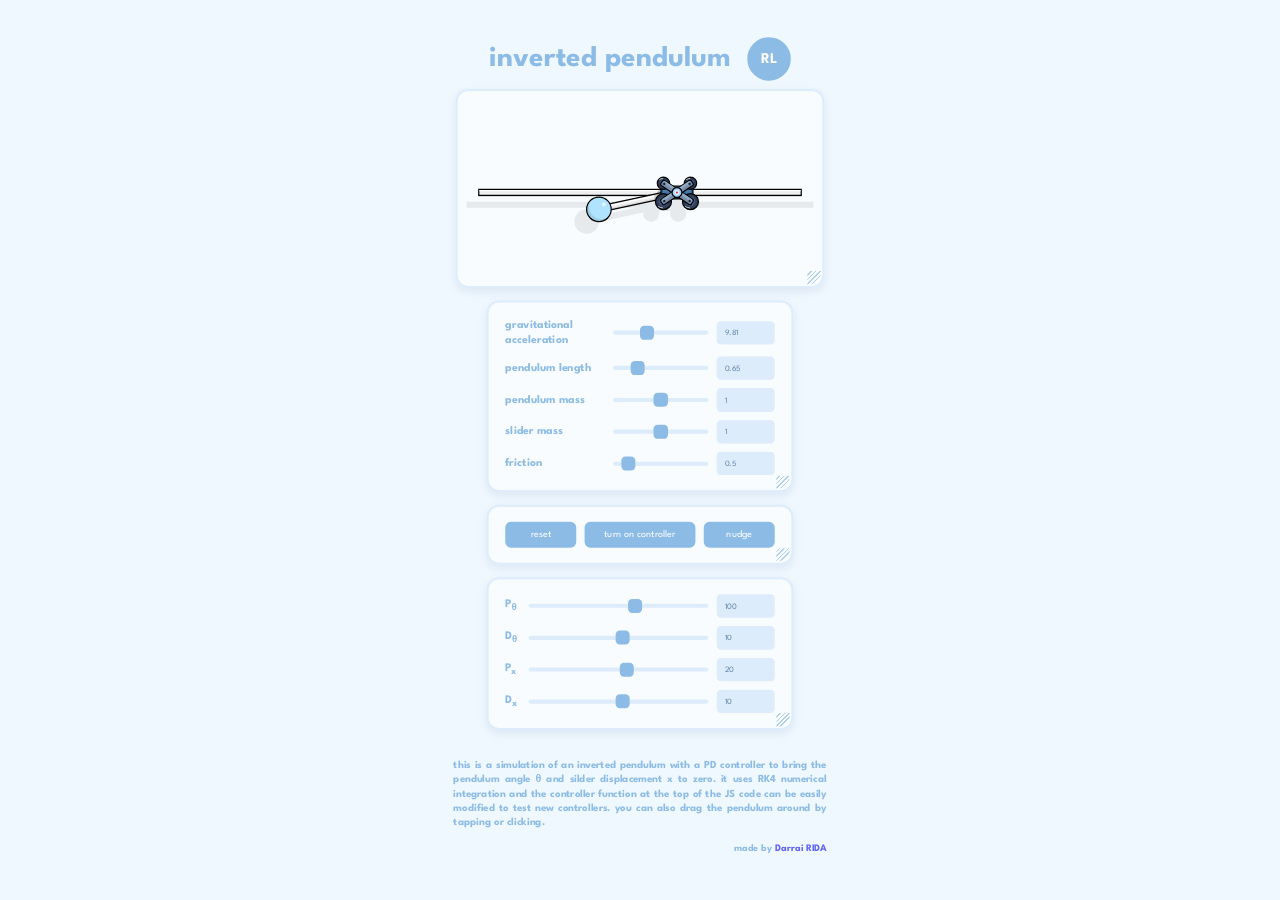
<file: index.html>
<!DOCTYPE html>
<html lang="en">
<head>
    <meta charset="utf-8">
    <title>Inverted Pendulum</title>
    <meta http-equiv="refresh" content="0; url=inverted-pendulum.html">
    <script>location.replace( "inverted-pendulum.html" );</script>
    <style>
        body {
            margin: 0;
            height: 100vh;
            display: flex;
            align-items: center;
            justify-content: center;
            background: #eaf2fb;
            color: #7ea8d8;
            font-family: "Spartan", system-ui, sans-serif;
        }
    </style>
</head>
<body>
    <p>loading… <a href="inverted-pendulum.html">inverted-pendulum.html</a></p>
</body>
</html>
</file>
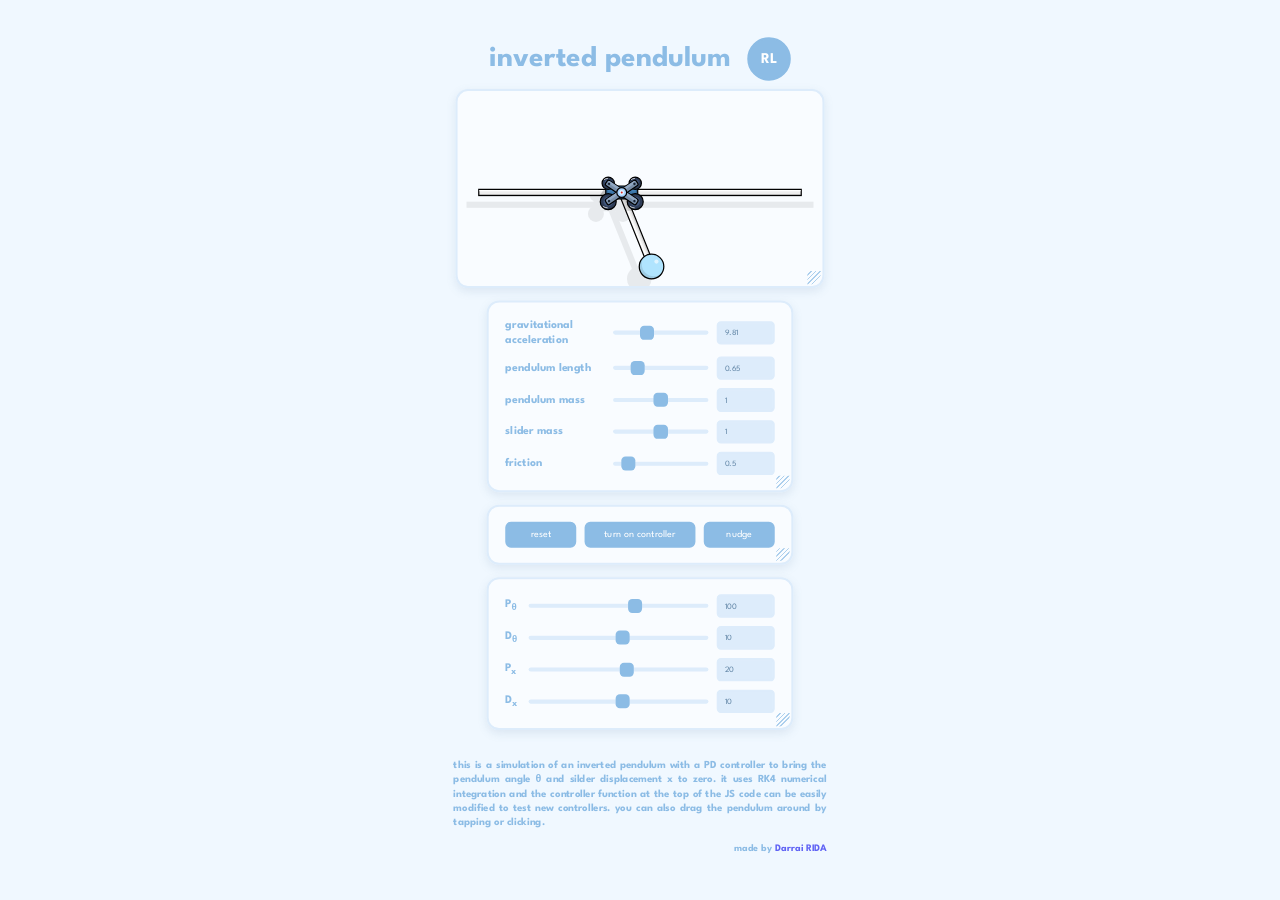
<file: inverted-pendulum.html>
<!DOCTYPE HTML>

<html>

<head>
    <link rel="preconnect" href="https://fonts.gstatic.com">
    <link href="https://fonts.googleapis.com/css2?family=Spartan:wght@500;700&display=swap" rel="stylesheet">
    <link href="inverted-pendulum.css" rel="stylesheet">
</head>

<body>

<div id="background">

    <div id="container">
        
        <div id="title-row">
            <h1 id="title"> inverted pendulum </h1>
            <a id="rl-button" href="rl-visualizer.html"> RL </a>
        </div>
        
        <div class="control-frame" id="upper-frame">

            <div class="frame-content">

                <div id="upper-sliders"> 
            
                    <p class="left"> gravitational acceleration </p>
                    <input id="g-slider" class="middle" type="range" min="-10" max="50" value="9.81" step="0.01"> </input>
                    <input id="g-input"  type="number" class="right number" step="0.01" value="9.81"> </input>
            
                    <p class="left"> pendulum length </p>
                    <input id="pendulum-length-slider" class="middle" type="range" min="0.01" max="3" value="0.65" step="0.01"> </input>
                    <input id="pendulum-length-input"  type="number" class="right number" step="0.01" value="0.65"> </input>

                    <p class="left"> pendulum mass </p>
                    <input id="pendulum-mass-slider" class="middle" type="range" min="0.01" max="100" value="1" step="0.01"> </input>
                    <input id="pendulum-mass-input"  type="number" class="right number" step="0.01" value="1"> </input>

                    <p class="left"> slider mass </p>
                    <input id="slider-mass-slider" class="middle" type="range" min="0.01" max="100" value="1" step="0.01"> </input>
                    <input id="slider-mass-input"  type="number" class="right number" step="0.01" value="1"> </input>

                    <p class="left"> friction </p>
                    <input id="friction-slider" class="middle" type="range" min="0" max="5" value="0.5" step="0.01"> </input>
                    <input id="friction-input"  type="number" class="right number" step="0.01" value="0.5"> </input>
                    
                    
                </div>

            </div>

            <div class="resize-handle"></div>

        </div>
        
        <div class="control-frame" id="buttons-frame">

            <div class="frame-content">

                <div id="buttons">
                    <button id="reset"> reset </button>
                    <button id="toggle-controller"> turn on controller </button>
                    <button id="nudge"> nudge </button>
                    <button id="swing-up" class="swing-button"> swing up </button>
                    <button id="swing-down" class="swing-button"> swing down </button>
                </div>

            </div>

            <div class="resize-handle"></div>

        </div>
        
        <div class="control-frame" id="lower-frame">
            
            <div class="frame-content">

                <div id="lower-sliders">
                
                    <p class="left"> P<sub>θ</sub> </p>
                    <input id="ptheta-slider" type="range" class="middle" min="-500" max="500" value="100" step="1"> </input>
                    <input id="ptheta-input"  type="number" class="right number" step="1" value="100"> </input>
                    
                    <p class="left"> D<sub>θ</sub> </p>
                    <input id="dtheta-slider" type="range" class="middle" min="-200" max="200" value="10" step="1"> </input>
                    <input id="dtheta-input"  type="number" class="right number" step="1" value="10"> </input>
                    
                    <p class="left"> P<sub>x</sub> </p>
                    <input id="px-slider" type="range" class="middle" min="-200" max="200" value="20" step="1"> </input>
                    <input id="px-input"  type="number" class="right number" step="1" value="20"> </input>
                    
                    <p class="left"> D<sub>x</sub> </p>
                    <input id="dx-slider" type="range" class="middle" min="-200" max="200" value="10" step="1"> </input>
                    <input id="dx-input"  type="number" class="right number" step="1" value="10"> </input>
                </div>

            </div>

            <div class="resize-handle"></div>

        </div>

        <p style="margin-top: 2rem; font-size: 1.3rem;"> this is a simulation of an inverted pendulum with a PD controller to bring the pendulum angle θ and silder displacement x to zero. it uses RK4 numerical integration and the controller function at the top of the JS code can be easily modified to test new controllers. you can also drag the pendulum around by tapping or clicking. </p>

        <p id="bottom-text"> made by <a href="https://github.com/RidaDarrai" target="_blank"> Darrai RIDA </a> </p>

        <div class="control-frame" id="scene-frame">

            <div class="frame-content scene-content">
        <svg width="100" height="100" viewbox="-135 -40 270 50" id="shadow" xmlns="http://www.w3.org/2000/svg" style="pointer-events: none">
            
            <mask id="pendulum-shadow">
                <rect class="pole" x="-12.5" y="-55" width="5" height="65" style="fill: white; stroke: none" transform-origin="-10 10" />
                <circle class="top-circle" cx="-10" cy="10" r="10" style="fill: white; stroke: none" />
                <rect class="slider" x="-23" y="4.75" width="26" height="10.5" rx="2.75" style="fill: white; stroke: none" />
                <circle class="slider" cx="-21" cy="2.5" r="5" style="fill: white; stroke: none" />
                <circle class="slider" cx="1" cy="2.5" r="5" style="fill: white; stroke: none" />
                <circle class="slider" cx="-21" cy="17.5" r="6.5" style="fill: white; stroke: none" />
                <circle class="slider" cx="1" cy="17.5" r="6.5" style="fill: white; stroke: none" />
                <rect class="rail" x="-141.25" y="7.5" width="282.5" height="5" style="fill: white; stroke: none" />
            </mask>
            
            <rect x="-300" y="-300" width="600" height="600" mask="url(#pendulum-shadow)" style="stroke: none; fill: rgba(0, 0, 0, 0.07)" />
            
            
        </svg>
           
        <svg width="100" height="100" viewbox="-135 -40 270 50" id="pendulum" xmlns="http://www.w3.org/2000/svg">

            <defs>
                <linearGradient id="slider-gradient" x1="0" y1="0" x2="0" y2="1">
                    <stop offset="0" stop-color="#4d8ec9" />
                    <stop offset="1" stop-color="#2d5f8a" />
                </linearGradient>
            </defs>

            <rect id="rail" x="-131.25" y="-2.5" width="262.5" height="5" />
            <line x1="-130.75" y1="-1.5" x2="130.75" y2="-1.5" style="stroke: white; pointer-events: none;" />
            <line x1="-131" y1="1.7" x2="131" y2="1.7" style="stroke: rgba(0, 0, 0, 0.15); pointer-events: none;" />
            
            <mask id="slider-rail-shadow">
                <polygon class="slider" points="-13,-2.5 -13,2.5 -18,2.5 -14.5,-2.5" style="fill: white; stroke: none" />
            </mask>
            
            <rect x="-131.25" y="-2.5" width="262.5" height="5" mask="url(#slider-rail-shadow)" style="fill: rgba(0, 0, 0, 0.2); stroke: none; pointer-events: none;" />
            

            <rect class="pole" x="-2.5" y="-65" width="5" height="65" />
            <line class="pole" x1="1" y1="-64" x2="1" y2="0" style="stroke: white" />
            <line class="pole" x1="-1.5" y1="-64" x2="-1.5" y2="0" style="stroke: rgba(0, 0, 0, 0.1);" />

            <clipPath id="pole-shadow-clip">
                <rect class="pole" x="-2.5" y="-70" width="5" height="70" style="fill: black;" />
            </clipPath>


            <mask id="top-circle-shadow">
                <circle cx="0" cy="0" r="10" style="stroke: none; fill: white;" />
                <circle cx="2" cy="-2" r="10" style="stroke: none; fill: black;" />
            </mask>

            <mask id="top-circle-pole-shadow-mask">
                <circle class="top-circle" cx="-1.5" cy="2.5" r="11" style="stroke: none; fill: white;" />
            </mask>

            <rect x="-200" y="-200" width="400" height="400" mask="url(#top-circle-pole-shadow-mask)" clip-path="url(#pole-shadow-clip)" style="fill: rgba(0, 0, 0, 0.15); stroke: none" />

            <circle class="top-circle" id="drag-target" cx="0" cy="0" r="20" style="fill: transparent; stroke: none;" />
            <circle class="top-circle" cx="0" cy="0" r="10" style="fill: #b0e4fE" />
            <circle class="top-circle" cx="4" cy="-4" r="1.7" style="fill: rgba(255, 255, 255, 0.6); stroke: none" />
            <circle class="top-circle" cx="0" cy="0" r="10.5" mask="url(#top-circle-shadow)" style="fill: rgba(0, 0, 0, 0.1)" />


            <mask id="slider-pole-shadow-mask">
                <rect class="slider" x="-18.5" y="-5" width="34.7" height="20" rx="5" style="fill: white; stroke: none" />
            </mask>

            <rect x="-200" y="-200" width="400" height="400" mask="url(#slider-pole-shadow-mask)" clip-path="url(#pole-shadow-clip)" style="fill: rgba(0, 0, 0, 0.15); stroke: none" />
            <g class="slider">

                <rect x="-13" y="-5.25" width="26" height="10.5" rx="2.75" style="fill: #2d5f8a; stroke: black" />
                <rect x="-11.5" y="-3.7" width="23" height="7.4" rx="1.5" style="fill: url(#slider-gradient); stroke: none" />

                <g transform="translate(-11, -7.5)">
                    <circle r="5" style="fill: #2E3C56; stroke: black" />
                    <circle r="3" style="fill: #42577D; stroke: none" />
                    <circle r="1" style="fill: #111827; stroke: none" />
                    <path d="M -3.1 -3.1 A 4.2 4.2 0 0 1 -0.6 -3.9" style="fill: none; stroke: white; stroke-width: 0.6; stroke-linecap: round" />
                </g>
                <g transform="translate(11, -7.5)">
                    <circle r="5" style="fill: #2E3C56; stroke: black" />
                    <circle r="3" style="fill: #42577D; stroke: none" />
                    <circle r="1" style="fill: #111827; stroke: none" />
                    <path d="M -3.1 -3.1 A 4.2 4.2 0 0 1 -0.6 -3.9" style="fill: none; stroke: white; stroke-width: 0.6; stroke-linecap: round" />
                </g>
                <g transform="translate(-11, 7.5)">
                    <circle r="6.5" style="fill: #2E3C56; stroke: black" />
                    <circle r="3.9" style="fill: #42577D; stroke: none" />
                    <circle r="1.3" style="fill: #111827; stroke: none" />
                    <path d="M -4.03 4.03 A 5.46 5.46 0 0 0 -0.78 5.07" style="fill: none; stroke: white; stroke-width: 0.6; stroke-linecap: round" />
                </g>
                <g transform="translate(11, 7.5)">
                    <circle r="6.5" style="fill: #2E3C56; stroke: black" />
                    <circle r="3.9" style="fill: #42577D; stroke: none" />
                    <circle r="1.3" style="fill: #111827; stroke: none" />
                    <path d="M -4.03 4.03 A 5.46 5.46 0 0 0 -0.78 5.07" style="fill: none; stroke: white; stroke-width: 0.6; stroke-linecap: round" />
                </g>

                <g transform="rotate(34.1)">
                    <rect x="-15" y="-2.5" width="30" height="5" rx="1.25" style="fill: #788EA8; stroke: black" />
                    <rect x="-14" y="-2.25" width="28" height="2" rx="1" style="fill: #92A9C4; stroke: none" />
                    <circle cx="-12.5" r="1" style="fill: #1A2536; stroke: none" />
                    <circle cx="12.5" r="1" style="fill: #1A2536; stroke: none" />
                </g>
                <g transform="rotate(-34.1)">
                    <rect x="-15" y="-2.5" width="30" height="5" rx="1.25" style="fill: #788EA8; stroke: black" />
                    <rect x="-14" y="-2.25" width="28" height="2" rx="1" style="fill: #92A9C4; stroke: none" />
                    <circle cx="-12.5" r="1" style="fill: #1A2536; stroke: none" />
                    <circle cx="12.5" r="1" style="fill: #1A2536; stroke: none" />
                </g>

                <circle r="4" style="fill: #A8D3FF; stroke: black" />
                <circle r="2" style="fill: #E0F2FE; stroke: none" />
                <circle r="0.8" style="fill: #DC2626; stroke: none" />

            </g>

        </svg>

            </div>

            <div class="border-resize" data-edge="left"></div>
            <div class="border-resize" data-edge="right"></div>
            <div class="border-resize" data-edge="top"></div>
            <div class="border-resize" data-edge="bottom"></div>

            <div class="resize-handle"></div>

        </div>

    </div>
</div>

<script type="text/javascript" src="inverted-pendulum.js"> </script>

</body>
</html>
</file>
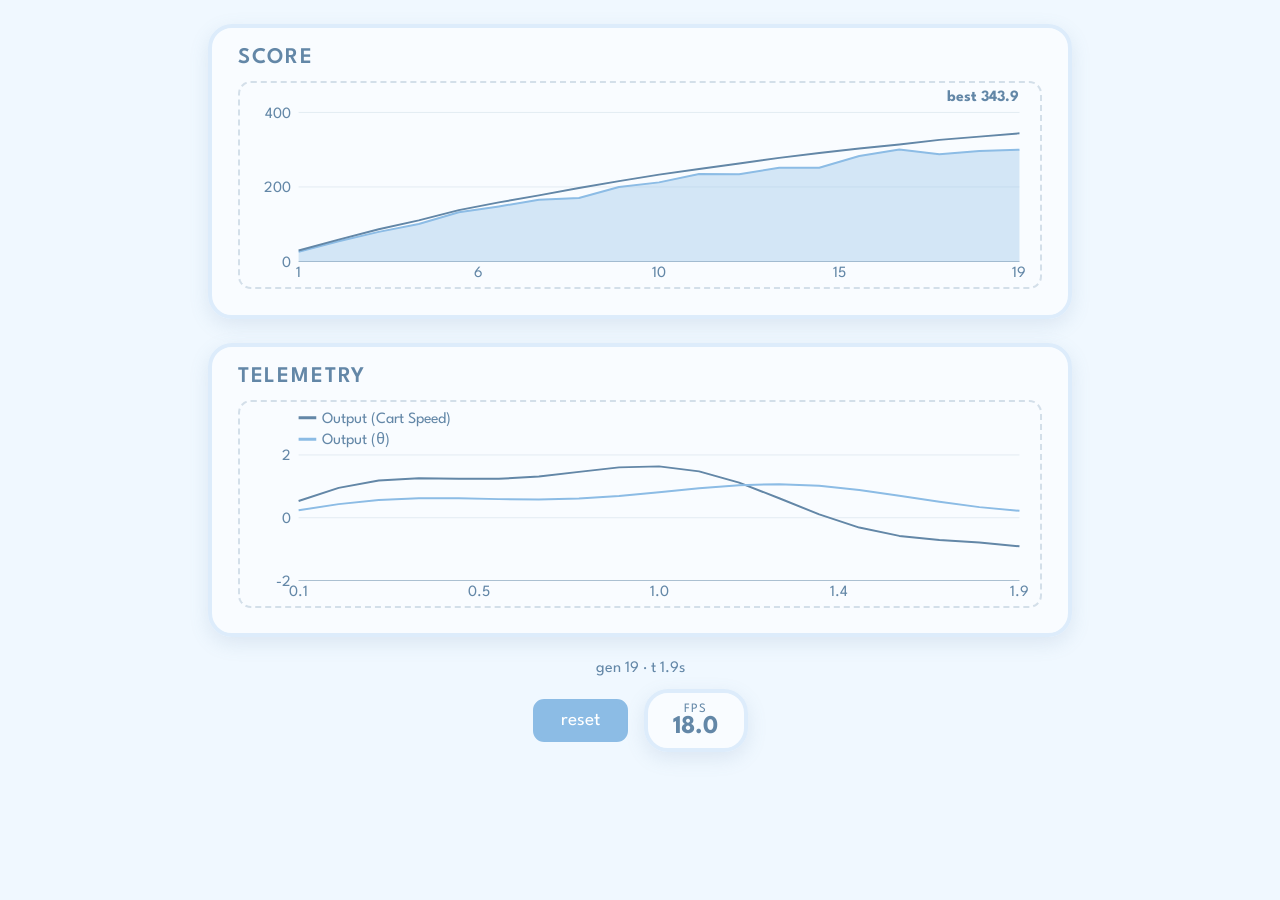
<file: dev/charts-preview.html>
<!DOCTYPE html>
<html lang="en">
<head>
<meta charset="utf-8">
<meta name="viewport" content="width=device-width, initial-scale=1">
<title>charts preview</title>
<link rel="preconnect" href="https://fonts.googleapis.com">
<link rel="preconnect" href="https://fonts.gstatic.com" crossorigin>
<link href="https://fonts.googleapis.com/css2?family=Spartan:wght@400;600;700&display=swap" rel="stylesheet">
<style>
    * { box-sizing: border-box; margin: 0; padding: 0; }
    html, body { background: AliceBlue; }
    body {
        font-family: 'Spartan', sans-serif;
        color: #6387A7;
        padding: 1.5rem 1rem 3rem;
        display: flex;
        flex-direction: column;
        align-items: center;
    }
    .control-frame {
        position: relative;
        width: min(54rem, 96vw);
        background: rgba(255,255,255,0.65);
        border: 0.25rem solid #DDECFB;
        border-radius: 1.5rem;
        box-shadow: 0 0.4rem 1.2rem rgba(99,135,167,0.15);
        margin-bottom: 1.5rem;
        padding: 1.2rem 1.6rem 1.6rem;
    }
    .panel-title {
        font-size: 1.4rem;
        font-weight: 600;
        text-transform: uppercase;
        letter-spacing: 0.12rem;
        margin-bottom: 0.8rem;
    }
    #score-container, #telemetry-container {
        position: relative;
        width: 100%;
        height: 13rem;
        border: 0.15rem dashed rgba(99,135,167,0.25);
        border-radius: 0.8rem;
        overflow: hidden;
    }
    #hud {
        display: flex;
        flex-wrap: wrap;
        gap: 1rem;
        align-items: center;
        justify-content: center;
        width: min(54rem, 96vw);
    }
    .btn {
        font-family: 'Spartan', sans-serif;
        font-size: 1.2rem;
        color: #fff;
        background: #8CBCE5;
        border: 0.25rem solid #8CBCE5;
        border-radius: 0.7rem;
        padding: 0.55rem 1.5rem;
        cursor: pointer;
    }
    .btn:hover { background: #7ea9ce; border-color: #7ea9ce; }
    .btn:active { background: #6387A7; border-color: #6387A7; }
    .badge {
        background: rgba(255,255,255,0.65);
        border: 0.25rem solid #DDECFB;
        border-radius: 1.5rem;
        box-shadow: 0 0.4rem 1.2rem rgba(99,135,167,0.15);
        padding: 0.6rem 1.2rem;
        text-align: center;
        min-width: 6.5rem;
    }
    .badge .cap {
        display: block;
        font-size: 0.8rem;
        text-transform: uppercase;
        letter-spacing: 0.08rem;
        color: #6387A7;
    }
    .badge .val {
        display: block;
        font-size: 1.6rem;
        font-weight: 700;
        color: #6387A7;
    }
    #stream-line {
        width: min(54rem, 96vw);
        text-align: center;
        font-size: 1rem;
        color: #6387A7;
        margin-bottom: 0.8rem;
    }
</style>
</head>
<body>

<div class="control-frame">
    <p class="panel-title">score</p>
    <div id="score-container"></div>
</div>

<div class="control-frame">
    <p class="panel-title">telemetry</p>
    <div id="telemetry-container"></div>
</div>

<div id="stream-line">gen <span id="gen-val">0</span> · t <span id="t-val">0.0</span>s</div>

<div id="hud">
    <button type="button" class="btn" id="btn-reset">reset</button>
    <div class="badge"><span class="cap">fps</span><span class="val" id="fps-val">—</span></div>
</div>

<script src="../js/charts.js"></script>
<script>
( function () {
    "use strict";

    function mulberry32( a ) {
        return function () {
            a |= 0;
            a = a + 0x6D2B79F5 | 0;
            let t = Math.imul( a ^ a >>> 15, 1 | a );
            t = t + Math.imul( t ^ t >>> 7, 61 | t ) ^ t;
            return ( ( t ^ t >>> 14 ) >>> 0 ) / 4294967296;
        };
    }

    const rng = mulberry32( 424242 );
    const fpsEl = document.getElementById( "fps-val" );
    const genEl = document.getElementById( "gen-val" );
    const tEl = document.getElementById( "t-val" );
    let gen = 0;
    let t = 0;
    let frames = 0;
    let fpsT = performance.now();

    function tickScore() {
        gen++;
        const best = Math.min( 480, 480 * ( 1 - Math.exp( -gen / 15 ) ) + ( rng() - 0.5 ) * 4 );
        const mean = Math.max( 0, best * ( 0.86 + 0.1 * rng() ) );
        RL.charts.pushScore( { x: gen, best: best, mean: mean } );
        genEl.textContent = String( gen );
    }

    function tickTele() {
        t = Math.round( ( t + 0.1 ) * 10 ) / 10;
        const speed = 1.6 * Math.sin( t * 2.1 ) + 0.3 * Math.sin( t * 7.3 );
        const theta = 0.9 * Math.sin( t * 1.4 ) + 0.2 * Math.sin( t * 5.9 );
        RL.charts.pushTelemetry( { t: t, speed: speed, theta: theta } );
        tEl.textContent = t.toFixed( 1 );
    }

    function loop( now ) {
        frames++;
        if( now - fpsT >= 500 ) {
            fpsEl.textContent = ( frames * 1000 / ( now - fpsT ) ).toFixed( 1 );
            frames = 0;
            fpsT = now;
        }
        requestAnimationFrame( loop );
    }

    document.getElementById( "btn-reset" ).addEventListener( "click", function () {
        RL.charts.reset();
        gen = 0;
        t = 0;
        genEl.textContent = "0";
        tEl.textContent = "0.0";
    } );

    RL.charts.initScore();
    RL.charts.initTelemetry();
    setInterval( tickScore, 100 );
    setInterval( tickTele, 100 );
    tickScore();
    tickTele();
    requestAnimationFrame( loop );

} )();
</script>

</body>
</html>
</file>
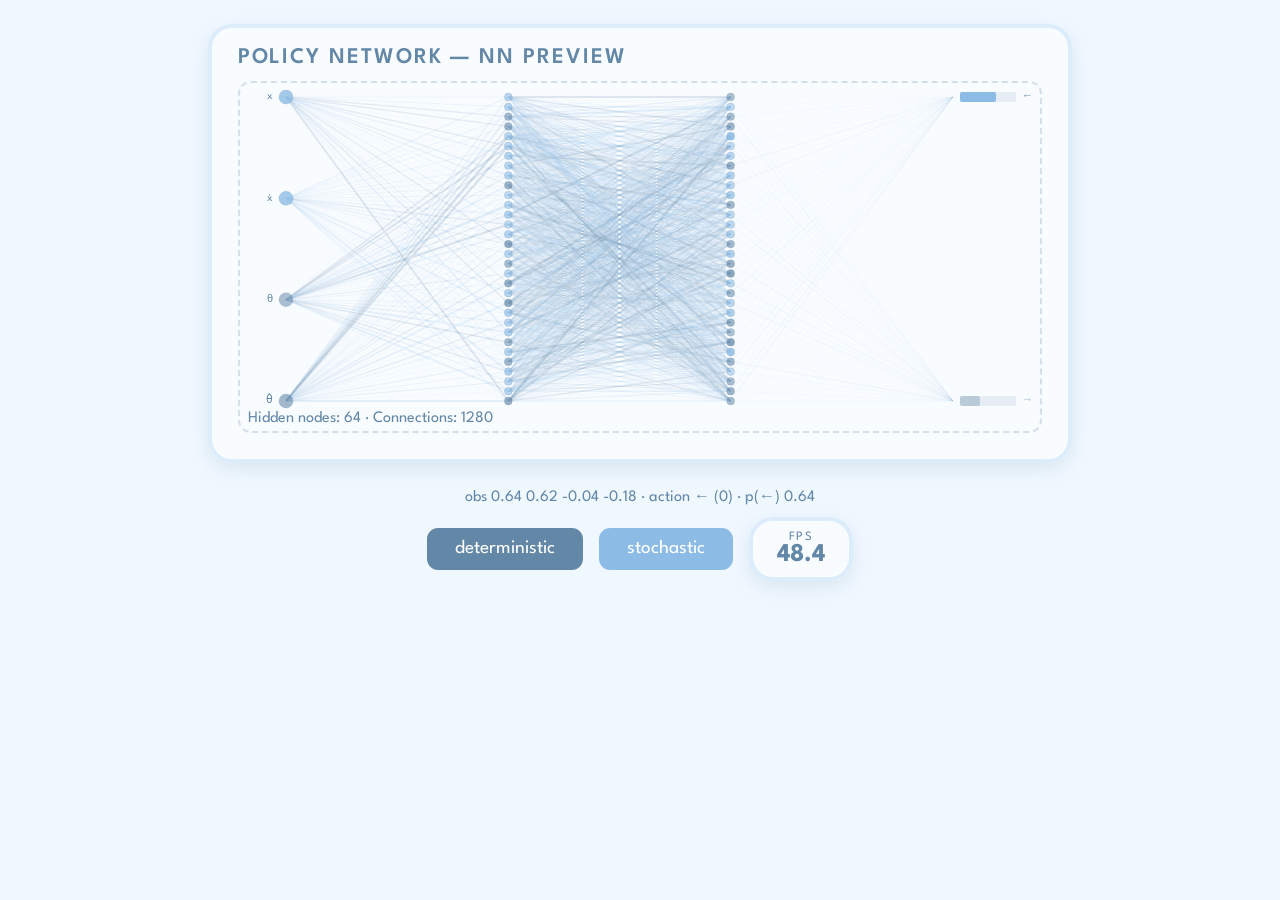
<file: dev/nn-preview.html>
<!DOCTYPE html>
<html lang="en">
<head>
<meta charset="utf-8">
<meta name="viewport" content="width=device-width, initial-scale=1">
<title>nn-viz preview</title>
<link rel="preconnect" href="https://fonts.googleapis.com">
<link rel="preconnect" href="https://fonts.gstatic.com" crossorigin>
<link href="https://fonts.googleapis.com/css2?family=Spartan:wght@400;600;700&display=swap" rel="stylesheet">
<style>
    * { box-sizing: border-box; margin: 0; padding: 0; }
    html, body { background: AliceBlue; }
    body {
        font-family: 'Spartan', sans-serif;
        color: #6387A7;
        padding: 1.5rem 1rem 3rem;
        display: flex;
        flex-direction: column;
        align-items: center;
    }
    .control-frame {
        position: relative;
        width: min(54rem, 96vw);
        background: rgba(255,255,255,0.65);
        border: 0.25rem solid #DDECFB;
        border-radius: 1.5rem;
        box-shadow: 0 0.4rem 1.2rem rgba(99,135,167,0.15);
        margin-bottom: 1.5rem;
        padding: 1.2rem 1.6rem 1.6rem;
    }
    .panel-title {
        font-size: 1.4rem;
        font-weight: 600;
        text-transform: uppercase;
        letter-spacing: 0.12rem;
        margin-bottom: 0.8rem;
    }
    #nn-container {
        position: relative;
        width: 100%;
        height: 22rem;
        border: 0.15rem dashed rgba(99,135,167,0.25);
        border-radius: 0.8rem;
        overflow: hidden;
    }
    #hud {
        display: flex;
        flex-wrap: wrap;
        gap: 1rem;
        align-items: center;
        justify-content: center;
        width: min(54rem, 96vw);
    }
    .btn {
        font-family: 'Spartan', sans-serif;
        font-size: 1.2rem;
        color: #fff;
        background: #8CBCE5;
        border: 0.25rem solid #8CBCE5;
        border-radius: 0.7rem;
        padding: 0.55rem 1.5rem;
        cursor: pointer;
    }
    .btn:hover { background: #7ea9ce; border-color: #7ea9ce; }
    .btn.active { background: #6387A7; border-color: #6387A7; }
    .badge {
        background: rgba(255,255,255,0.65);
        border: 0.25rem solid #DDECFB;
        border-radius: 1.5rem;
        box-shadow: 0 0.4rem 1.2rem rgba(99,135,167,0.15);
        padding: 0.6rem 1.2rem;
        text-align: center;
        min-width: 6.5rem;
    }
    .badge .cap {
        display: block;
        font-size: 0.8rem;
        text-transform: uppercase;
        letter-spacing: 0.08rem;
        color: #6387A7;
    }
    .badge .val {
        display: block;
        font-size: 1.6rem;
        font-weight: 700;
        color: #6387A7;
    }
    #obs-line {
        width: min(54rem, 96vw);
        text-align: center;
        font-size: 1rem;
        color: #6387A7;
        margin-bottom: 0.8rem;
    }
</style>
</head>
<body>

<div class="control-frame">
    <p class="panel-title">policy network — nn preview</p>
    <div id="nn-container"></div>
</div>

<div id="obs-line">obs <span id="obs-val">0.00 0.00 0.00 0.00</span> · action <span id="act-val">—</span> · p(←) <span id="prob-val">0.50</span></div>

<div id="hud">
    <button type="button" class="btn active" id="btn-deterministic">deterministic</button>
    <button type="button" class="btn" id="btn-stochastic">stochastic</button>
    <div class="badge"><span class="cap">fps</span><span class="val" id="fps-val">—</span></div>
</div>

<script src="../js/vendor/d3.min.js"></script>
<script src="../js/nn-viz.js"></script>
<script>
( function () {
    "use strict";

    function mulberry32( a ) {
        return function () {
            a |= 0;
            a = a + 0x6D2B79F5 | 0;
            let t = Math.imul( a ^ a >>> 15, 1 | a );
            t = t + Math.imul( t ^ t >>> 7, 61 | t ) ^ t;
            return ( ( t ^ t >>> 14 ) >>> 0 ) / 4294967296;
        };
    }

    const rng = mulberry32( 20260928 );
    const rngAct = mulberry32( 777 );
    const CLAMP = [ [ -1.5, 1.5 ], [ -2, 2 ], [ -0.5, 0.5 ], [ -2, 2 ] ];
    const obs = [ 0, 0, 0, 0 ];
    let W = null;
    let b = null;
    let stochastic = false;
    let frames = 0;
    let fpsT = performance.now();

    const fpsEl = document.getElementById( "fps-val" );
    const obsEl = document.getElementById( "obs-val" );
    const actEl = document.getElementById( "act-val" );
    const probEl = document.getElementById( "prob-val" );
    const btnDet = document.getElementById( "btn-deterministic" );
    const btnSto = document.getElementById( "btn-stochastic" );

    function setMode( sto ) {
        stochastic = sto;
        btnDet.classList.toggle( "active", !sto );
        btnSto.classList.toggle( "active", sto );
    }
    btnDet.addEventListener( "click", function () { setMode( false ); } );
    btnSto.addEventListener( "click", function () { setMode( true ); } );

    function forward( o ) {
        let a = o;
        const acts = [];
        for( let l = 0; l < W.length; l++ ) {
            const m = W[ l ];
            const bias = b[ l ];
            const out = new Array( m.length );
            for( let j = 0; j < m.length; j++ ) {
                const row = m[ j ];
                let s = bias[ j ];
                for( let i = 0; i < row.length; i++ ) s += row[ i ] * a[ i ];
                out[ j ] = s;
            }
            if( l < W.length - 1 ) {
                for( let j = 0; j < out.length; j++ ) out[ j ] = Math.tanh( out[ j ] );
            } else {
                let mx = out[ 0 ];
                for( let j = 1; j < out.length; j++ ) if( out[ j ] > mx ) mx = out[ j ];
                let sum = 0;
                for( let j = 0; j < out.length; j++ ) { out[ j ] = Math.exp( out[ j ] - mx ); sum += out[ j ]; }
                for( let j = 0; j < out.length; j++ ) out[ j ] /= sum;
            }
            acts.push( out );
            a = out;
        }
        const probs = acts[ acts.length - 1 ];
        let action;
        if( stochastic ) action = rngAct() < probs[ 0 ] ? 0 : 1;
        else action = probs[ 0 ] >= probs[ 1 ] ? 0 : 1;
        return { action: action, probs: probs, activations: acts };
    }

    function loop( t ) {
        frames++;
        if( t - fpsT >= 500 ) {
            fpsEl.textContent = ( frames * 1000 / ( t - fpsT ) ).toFixed( 1 );
            frames = 0;
            fpsT = t;
        }
        for( let i = 0; i < 4; i++ ) {
            obs[ i ] += ( rng() - 0.5 ) * 0.14;
            if( obs[ i ] < CLAMP[ i ][ 0 ] ) obs[ i ] = CLAMP[ i ][ 0 ];
            if( obs[ i ] > CLAMP[ i ][ 1 ] ) obs[ i ] = CLAMP[ i ][ 1 ];
        }
        const r = forward( obs );
        window.RL.nnviz.update( obs, r );
        obsEl.textContent = obs.map( function ( v ) { return v.toFixed( 2 ); } ).join( " " );
        actEl.textContent = r.action === 0 ? "← (0)" : "→ (1)";
        probEl.textContent = r.probs[ 0 ].toFixed( 2 );
        requestAnimationFrame( loop );
    }

    fetch( "../data/policy.json" )
        .then( function ( r ) { return r.json(); } )
        .then( function ( policy ) {
            W = policy.W;
            b = policy.b;
            window.RL.nnviz.init();
            window.RL.nnviz.setPolicy( policy );
            const r0 = forward( obs );
            window.RL.nnviz.update( obs, r0 );
            requestAnimationFrame( loop );
        } )
        .catch( function ( e ) {
            fpsEl.textContent = "err";
            console.error( e );
        } );

} )();
</script>

</body>
</html>
</file>
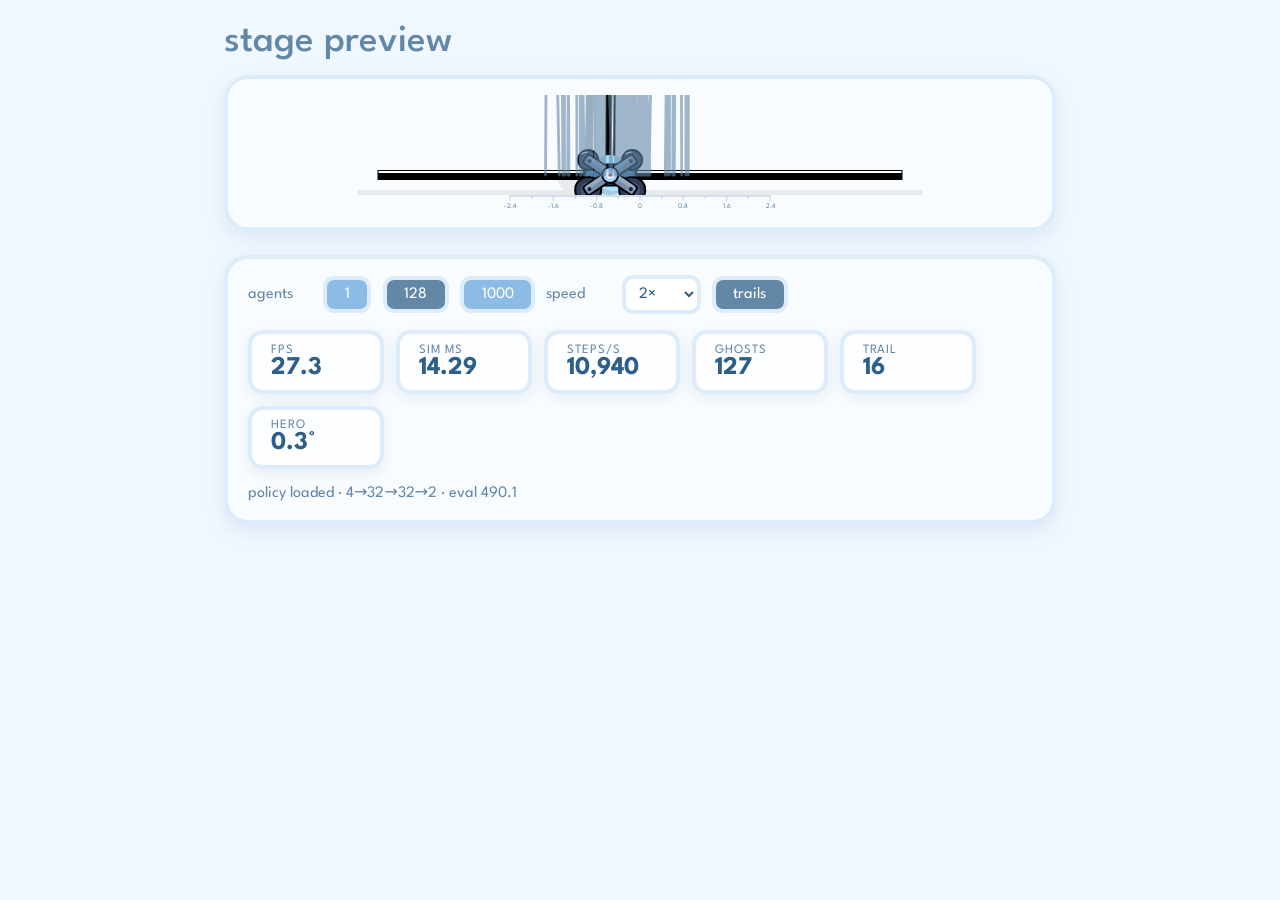
<file: dev/stage-preview.html>
<!DOCTYPE html>
<html>

<head>
    <link rel="preconnect" href="https://fonts.gstatic.com">
    <link href="https://fonts.googleapis.com/css2?family=Spartan:wght@500&display=swap" rel="stylesheet">
    <style>
        * { box-sizing: border-box; }
        body { margin: 0; background: AliceBlue; font-family: 'Spartan', system-ui, sans-serif; color: #2d5f8a; }
        #wrap { width: 52rem; max-width: calc(100vw - 2rem); margin: 1.5rem auto; }
        h1 { font-size: 2.4rem; font-weight: 500; color: #6387A7; margin: 0 0 1rem; }
        .frame { background: rgba(255, 255, 255, 0.65); border: 0.25rem solid #DDECFB; border-radius: 1.5rem; box-shadow: 0 0.4rem 1.2rem rgba(99, 135, 167, 0.15); padding: 1rem 1.25rem; margin-bottom: 1.5rem; }
        .scene-content { position: relative; }
        .scene-content > svg { display: block; width: 100%; }
        #stage-shadow { position: absolute; left: 0; top: 0; width: 100%; aspect-ratio: 270 / 50; z-index: 0; pointer-events: none; }
        #stage-svg { position: relative; z-index: 1; aspect-ratio: 270 / 50; }
        #ruler { aspect-ratio: 270 / 16; overflow: visible; }
        #ghost-canvas { position: absolute; left: 0; top: 0; z-index: 2; }
        .ruler-base { stroke: #6387A7; stroke-width: 0.5; }
        .ruler-tick { stroke: #8CBCE5; stroke-width: 0.6; }
        #ruler text { fill: #6387A7; font-size: 7px; text-anchor: middle; }
        .row { display: flex; flex-wrap: wrap; gap: 0.7rem; align-items: center; margin-bottom: 1rem; }
        .row p { margin: 0; font-size: 1rem; color: #6387A7; min-width: 4rem; }
        button { font-family: inherit; font-size: 1rem; padding: 0.45rem 1.1rem; background: #8CBCE5; color: #fff; border: 0.25rem solid #DDECFB; border-radius: 0.7rem; cursor: pointer; }
        button:hover { background: #7ea9ce; }
        button.on { background: #6387A7; }
        select { font-family: inherit; font-size: 1rem; padding: 0.45rem 0.6rem; border: 0.25rem solid #DDECFB; border-radius: 0.7rem; background: #fff; color: #2d5f8a; }
        #readouts { display: flex; flex-wrap: wrap; gap: 0.75rem; }
        .badge { background: rgba(255, 255, 255, 0.65); border: 0.25rem solid #DDECFB; border-radius: 0.9rem; padding: 0.6rem 1.2rem; min-width: 8.5rem; box-shadow: 0 0.3rem 0.9rem rgba(99, 135, 167, 0.12); }
        .badge .cap { display: block; font-size: 0.8rem; text-transform: uppercase; letter-spacing: 0.08em; color: #6387A7; }
        .badge .val { font-size: 1.6rem; font-weight: bold; color: #2d5f8a; white-space: nowrap; }
        .badge .val.bad { color: #DC2626; }
        #status { font-size: 1rem; color: #6387A7; margin: 0.8rem 0 0; min-height: 1.4rem; }
    </style>
</head>

<body>

<div id="wrap">

    <h1> stage preview </h1>

    <div class="frame">
        <div class="frame-content scene-content">

            <svg width="100" height="100" viewBox="-135 -40 270 50" id="stage-shadow" xmlns="http://www.w3.org/2000/svg" style="pointer-events: none">

                <mask id="pendulum-shadow">
                    <rect class="pole" x="-12.5" y="-55" width="5" height="65" style="fill: white; stroke: none" transform-origin="-10 10" />
                    <circle class="top-circle" cx="-10" cy="10" r="10" style="fill: white; stroke: none" />
                    <rect class="slider" x="-23" y="4.75" width="26" height="10.5" rx="2.75" style="fill: white; stroke: none" />
                    <circle class="slider" cx="-21" cy="2.5" r="5" style="fill: white; stroke: none" />
                    <circle class="slider" cx="1" cy="2.5" r="5" style="fill: white; stroke: none" />
                    <circle class="slider" cx="-21" cy="17.5" r="6.5" style="fill: white; stroke: none" />
                    <circle class="slider" cx="1" cy="17.5" r="6.5" style="fill: white; stroke: none" />
                    <rect class="rail" x="-141.25" y="7.5" width="282.5" height="5" style="fill: white; stroke: none" />
                </mask>

                <rect x="-300" y="-300" width="600" height="600" mask="url(#pendulum-shadow)" style="stroke: none; fill: rgba(0, 0, 0, 0.07)" />

            </svg>

            <svg width="100" height="100" viewBox="-135 -40 270 50" id="stage-svg" xmlns="http://www.w3.org/2000/svg">

                <defs>
                    <linearGradient id="slider-gradient" x1="0" y1="0" x2="0" y2="1">
                        <stop offset="0" stop-color="#4d8ec9" />
                        <stop offset="1" stop-color="#2d5f8a" />
                    </linearGradient>
                </defs>

                <rect id="rail" x="-131.25" y="-2.5" width="262.5" height="5" />
                <line x1="-130.75" y1="-1.5" x2="130.75" y2="-1.5" style="stroke: white; pointer-events: none;" />
                <line x1="-131" y1="1.7" x2="131" y2="1.7" style="stroke: rgba(0, 0, 0, 0.15); pointer-events: none;" />

                <mask id="slider-rail-shadow">
                    <polygon class="slider" points="-13,-2.5 -13,2.5 -18,2.5 -14.5,-2.5" style="fill: white; stroke: none" />
                </mask>

                <rect x="-131.25" y="-2.5" width="262.5" height="5" mask="url(#slider-rail-shadow)" style="fill: rgba(0, 0, 0, 0.2); stroke: none; pointer-events: none;" />

                <rect class="pole" x="-2.5" y="-65" width="5" height="65" />
                <line class="pole" x1="1" y1="-64" x2="1" y2="0" style="stroke: white" />
                <line class="pole" x1="-1.5" y1="-64" x2="-1.5" y2="0" style="stroke: rgba(0, 0, 0, 0.1);" />

                <clipPath id="pole-shadow-clip">
                    <rect class="pole" x="-2.5" y="-70" width="5" height="70" style="fill: black;" />
                </clipPath>

                <mask id="top-circle-shadow">
                    <circle cx="0" cy="0" r="10" style="stroke: none; fill: white;" />
                    <circle cx="2" cy="-2" r="10" style="stroke: none; fill: black;" />
                </mask>

                <mask id="top-circle-pole-shadow-mask">
                    <circle class="top-circle" cx="-1.5" cy="2.5" r="11" style="stroke: none; fill: white;" />
                </mask>

                <rect x="-200" y="-200" width="400" height="400" mask="url(#top-circle-pole-shadow-mask)" clip-path="url(#pole-shadow-clip)" style="fill: rgba(0, 0, 0, 0.15); stroke: none" />

                <circle class="top-circle" id="drag-target" cx="0" cy="0" r="20" style="fill: transparent; stroke: none;" />
                <circle class="top-circle" cx="0" cy="0" r="10" style="fill: #b0e4fE" />
                <circle class="top-circle" cx="4" cy="-4" r="1.7" style="fill: rgba(255, 255, 255, 0.6); stroke: none" />
                <circle class="top-circle" cx="0" cy="0" r="10.5" mask="url(#top-circle-shadow)" style="fill: rgba(0, 0, 0, 0.1)" />

                <mask id="slider-pole-shadow-mask">
                    <rect class="slider" x="-18.5" y="-5" width="34.7" height="20" rx="5" style="fill: white; stroke: none" />
                </mask>

                <rect x="-200" y="-200" width="400" height="400" mask="url(#slider-pole-shadow-mask)" clip-path="url(#pole-shadow-clip)" style="fill: rgba(0, 0, 0, 0.15); stroke: none" />
                <g class="slider">

                    <rect x="-13" y="-5.25" width="26" height="10.5" rx="2.75" style="fill: #2d5f8a; stroke: black" />
                    <rect x="-11.5" y="-3.7" width="23" height="7.4" rx="1.5" style="fill: url(#slider-gradient); stroke: none" />

                    <g transform="translate(-11, -7.5)">
                        <circle r="5" style="fill: #2E3C56; stroke: black" />
                        <circle r="3" style="fill: #42577D; stroke: none" />
                        <circle r="1" style="fill: #111827; stroke: none" />
                        <path d="M -3.1 -3.1 A 4.2 4.2 0 0 1 -0.6 -3.9" style="fill: none; stroke: white; stroke-width: 0.6; stroke-linecap: round" />
                    </g>
                    <g transform="translate(11, -7.5)">
                        <circle r="5" style="fill: #2E3C56; stroke: black" />
                        <circle r="3" style="fill: #42577D; stroke: none" />
                        <circle r="1" style="fill: #111827; stroke: none" />
                        <path d="M -3.1 -3.1 A 4.2 4.2 0 0 1 -0.6 -3.9" style="fill: none; stroke: white; stroke-width: 0.6; stroke-linecap: round" />
                    </g>
                    <g transform="translate(-11, 7.5)">
                        <circle r="6.5" style="fill: #2E3C56; stroke: black" />
                        <circle r="3.9" style="fill: #42577D; stroke: none" />
                        <circle r="1.3" style="fill: #111827; stroke: none" />
                        <path d="M -4.03 4.03 A 5.46 5.46 0 0 0 -0.78 5.07" style="fill: none; stroke: white; stroke-width: 0.6; stroke-linecap: round" />
                    </g>
                    <g transform="translate(11, 7.5)">
                        <circle r="6.5" style="fill: #2E3C56; stroke: black" />
                        <circle r="3.9" style="fill: #42577D; stroke: none" />
                        <circle r="1.3" style="fill: #111827; stroke: none" />
                        <path d="M -4.03 4.03 A 5.46 5.46 0 0 0 -0.78 5.07" style="fill: none; stroke: white; stroke-width: 0.6; stroke-linecap: round" />
                    </g>

                    <g transform="rotate(34.1)">
                        <rect x="-15" y="-2.5" width="30" height="5" rx="1.25" style="fill: #788EA8; stroke: black" />
                        <rect x="-14" y="-2.25" width="28" height="2" rx="1" style="fill: #92A9C4; stroke: none" />
                        <circle cx="-12.5" r="1" style="fill: #1A2536; stroke: none" />
                        <circle cx="12.5" r="1" style="fill: #1A2536; stroke: none" />
                    </g>
                    <g transform="rotate(-34.1)">
                        <rect x="-15" y="-2.5" width="30" height="5" rx="1.25" style="fill: #788EA8; stroke: black" />
                        <rect x="-14" y="-2.25" width="28" height="2" rx="1" style="fill: #92A9C4; stroke: none" />
                        <circle cx="-12.5" r="1" style="fill: #1A2536; stroke: none" />
                        <circle cx="12.5" r="1" style="fill: #1A2536; stroke: none" />
                    </g>

                    <circle r="4" style="fill: #A8D3FF; stroke: black" />
                    <circle r="2" style="fill: #E0F2FE; stroke: none" />
                    <circle r="0.8" style="fill: #DC2626; stroke: none" />

                </g>

            </svg>

            <svg width="100" height="16" viewBox="-135 0 270 16" id="ruler" xmlns="http://www.w3.org/2000/svg"></svg>

            <canvas id="ghost-canvas"></canvas>

        </div>
    </div>

    <div class="frame">

        <div class="row">
            <p> agents </p>
            <button type="button" data-agents="1">1</button>
            <button type="button" data-agents="128">128</button>
            <button type="button" data-agents="1000">1000</button>
            <p> speed </p>
            <select id="speed">
                <option value="0">0.5&times;</option>
                <option value="1">1&times;</option>
                <option value="2">2&times;</option>
                <option value="3">4&times;</option>
                <option value="4">8&times;</option>
                <option value="5">MAX</option>
            </select>
            <button type="button" id="ghosts" class="on"> trails </button>
        </div>

        <div id="readouts">
            <div class="badge"><span class="cap">fps</span><span class="val" id="ro-fps"> &ndash; </span></div>
            <div class="badge"><span class="cap">sim ms</span><span class="val" id="ro-ms"> &ndash; </span></div>
            <div class="badge"><span class="cap">steps/s</span><span class="val" id="ro-steps"> &ndash; </span></div>
            <div class="badge"><span class="cap">ghosts</span><span class="val" id="ro-ghosts"> &ndash; </span></div>
            <div class="badge"><span class="cap">trail</span><span class="val" id="ro-trail"> &ndash; </span></div>
            <div class="badge"><span class="cap">hero</span><span class="val" id="ro-hero"> &ndash; </span></div>
        </div>

        <p id="status"> loading </p>

    </div>

</div>

<script type="text/javascript" src="../js/cartpole.js"> </script>
<script type="text/javascript" src="../js/policy.js"> </script>
<script type="text/javascript" src="../js/stage.js"> </script>
<script type="text/javascript">
( function () {

    "use strict";

    const CP = RL.cartpole;
    const POLICY = RL.policy;
    const STAGE = RL.stage;
    const SPEEDS = [ 0.5, 1, 2, 4, 8, "MAX" ];
    const UNIT = 130 / 2.4;
    const HOLD = 14;

    const params = new URLSearchParams( location.search );
    let agents = parseInt( params.get( "agents" ), 10 );
    if( agents !== 1 && agents !== 128 && agents !== 1000 ) agents = 128;
    let speedIdx = parseInt( params.get( "speed" ), 10 );
    if( !( speedIdx >= 0 && speedIdx < SPEEDS.length ) ) speedIdx = 2;
    let trails = params.get( "trails" ) !== "0";

    let states = null;
    let obs32 = null;
    let dones = null;
    let hold = null;
    let steps = null;
    let model = null;

    const elFps = document.getElementById( "ro-fps" );
    const elMs = document.getElementById( "ro-ms" );
    const elSteps = document.getElementById( "ro-steps" );
    const elGhosts = document.getElementById( "ro-ghosts" );
    const elTrail = document.getElementById( "ro-trail" );
    const elHero = document.getElementById( "ro-hero" );
    const elStatus = document.getElementById( "status" );
    const elSpeed = document.getElementById( "speed" );
    const elGhostsBtn = document.getElementById( "ghosts" );
    const btns = Array.prototype.slice.call( document.querySelectorAll( "[data-agents]" ) );

    function trailFor( n ) {
        if( n <= 32 ) return 64;
        if( n <= 256 ) return 16;
        return 6;
    }

    function respawn( i ) {
        const s = CP.reset();
        const o = i * 4;
        for( let j = 0; j < 4; j++ ) states[ o + j ] = s[ j ];
        steps[ i ] = 0;
        dones[ i ] = 0;
        hold[ i ] = 0;
    }

    function alloc() {
        states = new Float64Array( agents * 4 );
        obs32 = new Float32Array( agents * 4 );
        dones = new Uint8Array( agents );
        hold = new Int32Array( agents );
        steps = new Int32Array( agents );
        for( let i = 0; i < agents; i++ ) respawn( i );
        elGhosts.textContent = String( agents - 1 );
        elTrail.textContent = String( trailFor( agents ) );
        btns.forEach( function ( b ) {
            b.classList.toggle( "on", parseInt( b.getAttribute( "data-agents" ), 10 ) === agents );
        } );
    }

    function stepAgents() {
        for( let i = 0; i < agents; i++ ) {
            if( dones[ i ] ) continue;
            const o = i * 4;
            let act = 0;
            if( model ) act = model.forward( states.subarray( o, o + 4 ), {} ).action;
            const r = CP.step( states.subarray( o, o + 4 ), act | 0 );
            const ns = r.state;
            states[ o ] = ns[ 0 ];
            states[ o + 1 ] = ns[ 1 ];
            states[ o + 2 ] = ns[ 2 ];
            states[ o + 3 ] = ns[ 3 ];
            steps[ i ]++;
            if( r.terminated || steps[ i ] >= 500 ) {
                dones[ i ] = 1;
                hold[ i ] = HOLD;
            }
        }
    }

    function refreshHeroBadge() {
        const el = document.querySelector( "#stage-svg .pole" );
        if( !el ) return;
        const t = el.style.transform || "";
        const mr = /rotate\((-?[\d.]+)deg\)/.exec( t );
        const mt = /translate\((-?[\d.]+)px/.exec( t );
        const wantDeg = states[ 2 ] * 180 / Math.PI;
        const wantTx = states[ 0 ] * UNIT;
        const ok = !!mr && !!mt
            && Math.abs( parseFloat( mr[ 1 ] ) - wantDeg ) < 0.02
            && Math.abs( parseFloat( mt[ 1 ] ) - wantTx ) < 0.02;
        elHero.textContent = ( ok ? "" : "bad " ) + ( Math.round( wantDeg * 10 ) / 10 ) + "\u00B0";
        elHero.classList.toggle( "bad", !ok );
    }

    let last = 0;
    let acc = 0;
    let frames = 0;
    let iters = 0;
    let simMs = 0;
    let marks = 0;

    function frame( now ) {
        requestAnimationFrame( frame );
        if( !last ) {
            last = now;
            marks = now;
            return;
        }
        const dt = Math.min( 0.25, ( now - last ) / 1000 );
        last = now;
        const t0 = performance.now();
        const speed = SPEEDS[ speedIdx ];
        let ran = 0;
        if( speed === "MAX" ) {
            while( ran < 64 && performance.now() - t0 < 8 ) {
                stepAgents();
                ran++;
            }
        } else {
            acc += dt * 50 * speed;
            if( acc > 4 ) acc = 4;
            while( acc >= 1 && ran < 16 ) {
                stepAgents();
                acc -= 1;
                ran++;
            }
        }
        iters += ran;
        for( let i = 0; i < agents; i++ ) {
            if( dones[ i ] && --hold[ i ] <= 0 ) respawn( i );
        }
        for( let i = 0; i < agents; i++ ) {
            const o = i * 4;
            obs32[ o ] = states[ o ];
            obs32[ o + 1 ] = states[ o + 1 ];
            obs32[ o + 2 ] = states[ o + 2 ];
            obs32[ o + 3 ] = states[ o + 3 ];
        }
        STAGE.setAgents( obs32, dones );
        STAGE.setHero( states.subarray( 0, 4 ) );
        simMs += performance.now() - t0;
        frames++;
        refreshHeroBadge();
        if( now - marks >= 500 ) {
            const span = now - marks;
            elFps.textContent = ( frames * 1000 / span ).toFixed( 1 );
            elMs.textContent = ( simMs / frames ).toFixed( 2 );
            elSteps.textContent = Math.round( iters * 1000 / span * agents ).toLocaleString( "en-US" );
            frames = 0;
            iters = 0;
            simMs = 0;
            marks = now;
        }
    }

    btns.forEach( function ( b ) {
        b.addEventListener( "click", function () {
            agents = parseInt( b.getAttribute( "data-agents" ), 10 );
            alloc();
        } );
    } );

    elSpeed.value = String( speedIdx );
    elSpeed.addEventListener( "change", function () {
        speedIdx = parseInt( elSpeed.value, 10 );
        acc = 0;
    } );

    elGhostsBtn.classList.toggle( "on", trails );
    elGhostsBtn.addEventListener( "click", function () {
        trails = !trails;
        elGhostsBtn.classList.toggle( "on", trails );
        STAGE.setGhostTrails( trails );
    } );

    STAGE.init();
    STAGE.setGhostTrails( trails );
    alloc();

    fetch( "../data/policy.json" ).then( function ( r ) {
        return r.json();
    } ).then( function ( json ) {
        model = POLICY.fromJSON( json );
        elStatus.textContent = "policy loaded \u00B7 " + ( json.arch ? json.arch.join( "\u2192" ) : "arch?" )
            + " \u00B7 " + ( json.evalScore !== undefined ? "eval " + json.evalScore : "" );
    } ).catch( function ( e ) {
        elStatus.textContent = "policy.json unavailable (" + e.message + ")";
    } );

    requestAnimationFrame( frame );

})();
</script>

</body>
</html>
</file>
<file: inverted-pendulum.css>
* {
    margin: 0;
    padding: 0;
    font-family: 'Spartan', sans-serif;
    user-select: none;
    box-sizing: border-box;
    touch-action: none;
    -webkit-tap-highlight-color: rgba(0, 0, 0, 0);
}

body {
    display: grid;
}

#background {
    display: grid;
    background-color: AliceBlue;
    width: 100vw;
    height: 100vh;
    overflow: hidden;
    justify-self: center;
    align-self: center;
    justify-content: center;
    align-content: center;
}

#container {
    justify-self: center;
    align-self: center;
    width: 45rem;
    grid-template-columns: 45rem;
    height: min-content;
    display: grid;
    align-items: center;
    transform: scale(1);
}

#title-row {
    grid-row: 1;
    grid-column: 1;
    justify-self: center;
    display: flex;
    align-items: center;
    gap: 2rem;
    transform: translateY(-1rem);
}

#title {
    font-size: 3.5rem;
    white-space: nowrap;
    color: #8CBCE5;
}

#buttons {
    display: grid;
    width: 100%;
    justify-self: stretch;
    grid-template-columns: auto auto auto;
    grid-gap: 1rem;
    white-space: nowrap;
}

.swing-button {
    display: none;
}

body.controller-on .swing-button {
    display: inline-block;
}

button, #rl-button {
    min-width: 6rem;
    font-size: 1.2rem;
    color: white;
    background-color: #8CBCE5;
    padding: 0.8rem;
    border-radius: 0.7rem;
    border: none;
    cursor: pointer;
    border: 0.25rem solid #8CBCE5;
}

#rl-button {
    display: inline-flex;
    align-items: center;
    justify-content: center;
    width: 5.25rem;
    height: 5.25rem;
    min-width: 5.25rem;
    padding: 0;
    border-radius: 50%;
    font-size: 1.8rem;
    font-weight: 700;
    opacity: 1;
    text-decoration: none;
}

button:hover, #rl-button:hover {
    border: 0.25rem solid #7ea9ce;
}

button:active, #rl-button:active {
    background: #6387A7;
}

button:focus, #rl-button:focus {
    outline: none;
    border: 0.25rem solid #6387A7;
}

#upper-sliders {
    width: 100%;
    display: grid;
    grid-gap: 1rem;
    grid-template-columns: 12rem auto 7rem;
    align-items: center;
}

#lower-sliders {
    width: 100%;
    display: grid;
    grid-gap: 1rem;
    grid-template-columns: 1.8rem auto 7rem;
    align-items: center;
}

.control-frame {
    background-color: rgba(255, 255, 255, 0.65);
    border: 0.25rem solid #DDECFB;
    border-radius: 1.5rem;
    margin-bottom: 1.5rem;
    box-shadow: 0 0.4rem 1.2rem rgba(99, 135, 167, 0.15);
    position: relative;
    z-index: 1;
    cursor: grab;
    transform: translate(0px, 0px);
    overflow: hidden;
    min-width: 18rem;
    min-height: 5rem;
    display: flex;
    align-items: center;
    justify-content: center;
    justify-self: center;
}

.frame-content {
    flex: 0 0 auto;
    width: 36.5rem;
    padding: 1.8rem 2rem;
    transform-origin: center center;
}

#scene-frame {
    grid-row: 2;
}

#scene-frame .frame-content {
    width: 44rem;
}

.scene-content {
    display: grid;
    padding-top: 1rem;
    padding-bottom: 4.5rem;
}

.control-frame.dragging {
    cursor: grabbing;
    z-index: 100;
    box-shadow: 0 1rem 2.5rem rgba(99, 135, 167, 0.3);
}

#buttons-frame {
    min-width: 26rem;
}

.resize-handle {
    position: absolute;
    right: 3px;
    bottom: 3px;
    width: 1.6rem;
    height: 1.6rem;
    border-bottom-right-radius: 1.35rem;
    cursor: nwse-resize;
    touch-action: none;
    z-index: 5;
    opacity: 0.7;
    background-image: repeating-linear-gradient(
        -45deg,
        #8CBCE5 0, #8CBCE5 2px,
        transparent 2px, transparent 6px
    );
}

.resize-handle:hover {
    opacity: 1;
}

.border-resize {
    position: absolute;
    z-index: 4;
    touch-action: none;
}

.border-resize[data-edge="left"],
.border-resize[data-edge="right"] {
    top: 0;
    bottom: 0;
    width: 0.5rem;
    cursor: ew-resize;
}

.border-resize[data-edge="left"]  { left: 0; }
.border-resize[data-edge="right"] { right: 0; }

.border-resize[data-edge="top"],
.border-resize[data-edge="bottom"] {
    left: 0;
    right: 0;
    height: 0.5rem;
    cursor: ns-resize;
}

.border-resize[data-edge="top"]    { top: 0; }
.border-resize[data-edge="bottom"] { bottom: 0; }

#lower-sliders .left,
#upper-sliders .left {
    grid-column: 1;
}

#lower-sliders .middle,
#upper-sliders .middle {
    grid-column: 2;
    min-width: 1rem;
}

#lower-sliders .right,
#upper-sliders .right {
    grid-column: 3;
}

p {
    font-size: 1.4rem;
    font-weight: bold;
    color: #8CBCE5;
    text-align: justify;
    line-height: 1.32;
}

input[type="number"] {
    font-size: 1rem;
    padding: 0.8rem 0.7rem 0.6rem 0.7rem;
    border-radius: 0.5rem;
    text-align: left;
    background-color: #DDECFB;
    border: 0.25rem solid #DDECFB;
    color: #6387A7;
}

input[type="number"]:hover {
    border: 0.25rem solid #C9DFF4;
}

input[type="number"]:focus {
    outline: none;
    border: 0.25rem solid #8AB1D6;
}

#bottom-text {
    margin-top: 1.5rem;
    justify-self: right;
    font-size: 1.2rem;
}

a {
    text-decoration: none;
    opacity: 0.6;
}

input[type=range] {
    -webkit-appearance: none; /* Hides the slider so that custom slider can be made */
    width: 100%; /* Specific width is required for Firefox. */
    background: transparent; /* Otherwise white in Chrome */
    height: 1.5rem;
    box-shadow: none;
}

input[type=range]::-webkit-slider-thumb {
    -webkit-appearance: none;
}

input[type=range]:focus {
    outline: none;
}

input[type=range]::-ms-track {
    width: 100%;
    cursor: pointer;

    /* Hides the slider so custom styles can be added */
    background: transparent; 
    border-color: transparent;
    color: transparent;
}

/* Special styling for WebKit/Blink */
input[type=range]::-webkit-slider-thumb {
    -webkit-appearance: none;
    height: 1.7rem;
    width: 1.7rem;
    border-radius: 0.5rem;
    background-color: #8CBCE5;
    cursor: pointer;
    margin-top: -0.6rem; /* You need to specify a margin in Chrome, but in Firefox and IE it is automatic */
}
   
input[type=range]:hover::-webkit-slider-thumb {
    border: 0.25rem solid rgba(0, 0, 0, 0.1);
}

input[type=range]:focus::-webkit-slider-thumb {
    border: 0.25rem solid #6387A7;
}

input[type=range]::-webkit-slider-runnable-track {
  width: 100%;
  height: 0.5rem;
  cursor: pointer;
  background-color: #DDECFB;
  border-radius: 0.5rem;
}

/* All the same stuff for Firefox */
input[type=range]::-moz-range-thumb {    
    height: 1.2rem;
    width: 1.2rem;
    border-radius: 0.5rem;
    background-color: #8CBCE5;
    cursor: pointer;
    border: 0.25rem solid #8CBCE5;
    box-shadow: none;
}
   
input[type=range]:hover::-moz-range-thumb {
    border: 0.25rem solid rgba(0, 0, 0, 0.1);
}

input[type=range]:focus::-moz-range-thumb {
    border: 0.25rem solid #6387A7;
}

input[type=range]::-moz-range-track {
    width: 100%;
    height: 0.5rem;
    cursor: pointer;
    background-color: #DDECFB;
    border-radius: 0.5rem;
    box-shadow: none;
}

svg {
    justify-self: center;
    grid-column: 1;
    grid-row: 1;
    width: 100%;
    height: 18rem;
    overflow: visible;
    pointer-events: none;
}

svg * {
    fill: #eee;
    stroke-width: 1;
    stroke: black;
}

.top-circle {
    transform: translateX( 0px ) translateY( -65px );
}

#drag-target {
    pointer-events: auto;
}
</file>
